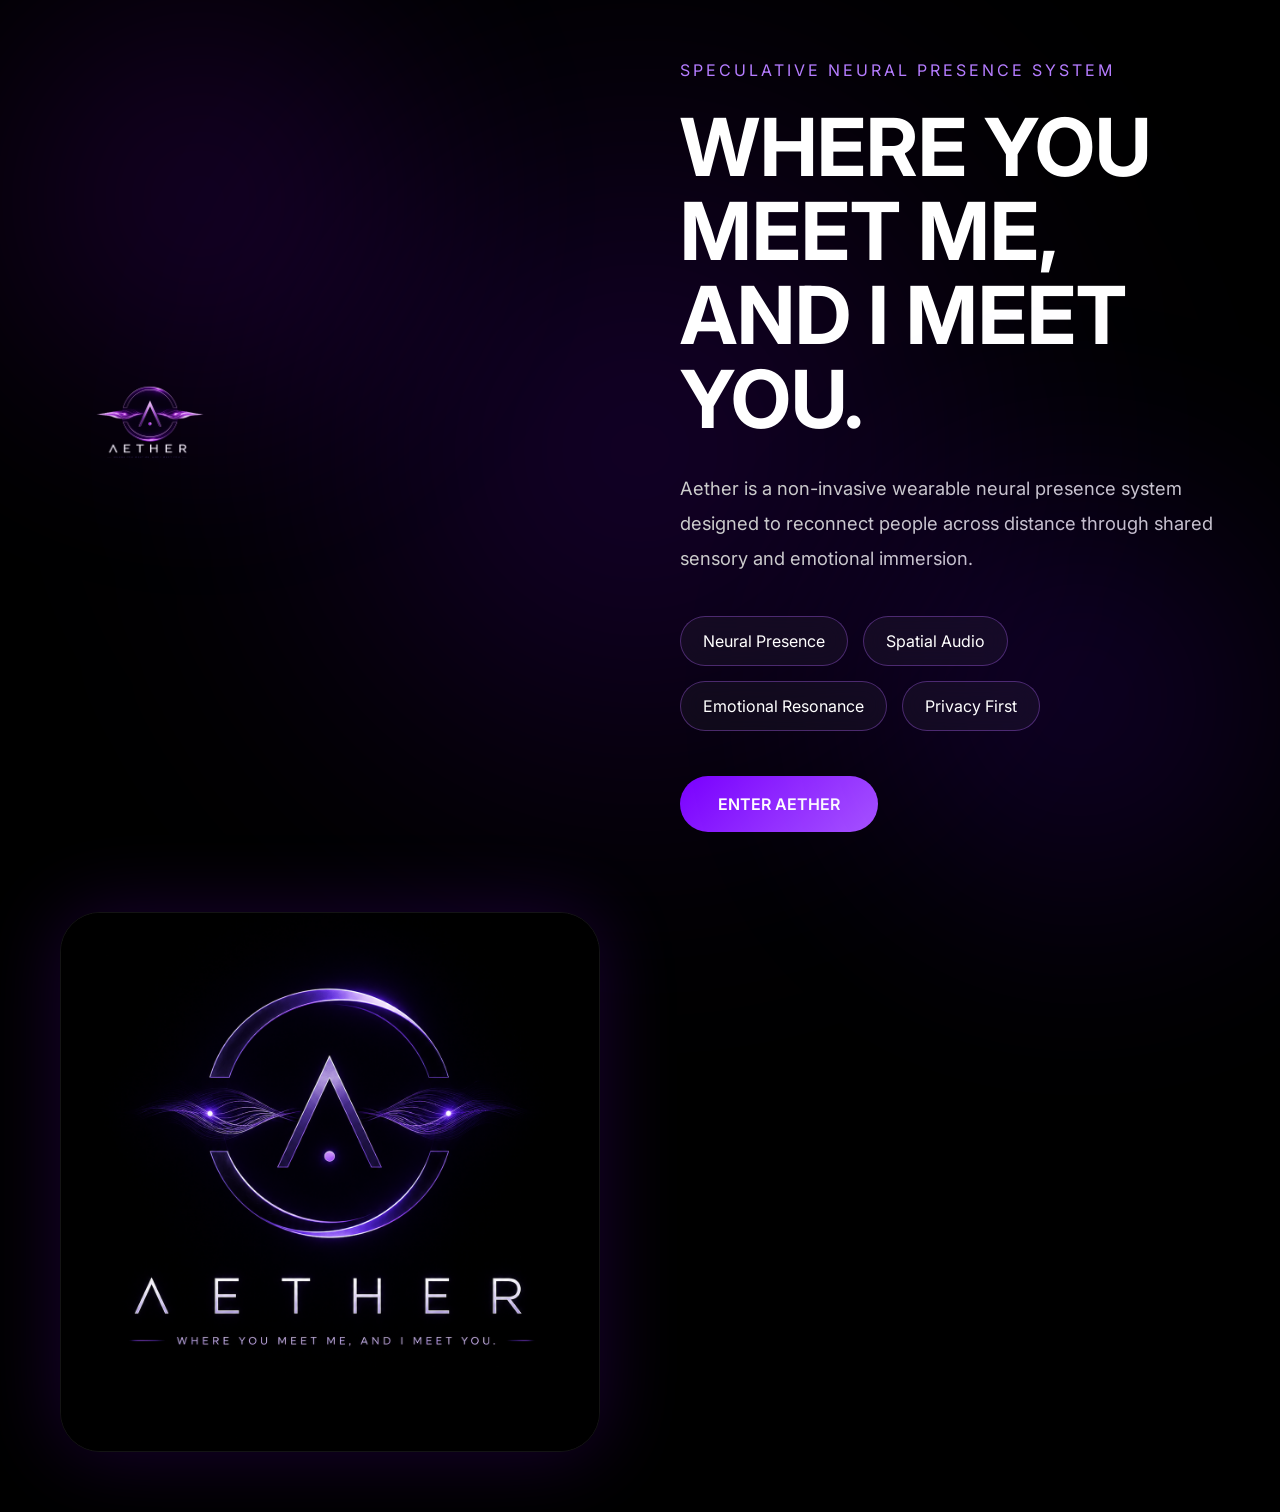
<file: index.html>
<!DOCTYPE html>
<html lang="en">
<head>
    <meta charset="UTF-8">
    <meta name="viewport" content="width=device-width, initial-scale=1.0">

    <title>AETHER</title>

    <!-- Main CSS -->
    <link rel="stylesheet" href="style.css">

    <!-- Google Font -->
    <link rel="preconnect" href="https://fonts.googleapis.com">
    <link rel="preconnect" href="https://fonts.gstatic.com" crossorigin>
    <link href="https://fonts.googleapis.com/css2?family=Inter:wght@300;400;500;600;700&display=swap" rel="stylesheet">
</head>
<body class="welcome-body">

    <!-- Animated Background -->
    <div class="animated-bg"></div>

    <!-- Floating Glow Effects -->
    <div class="glow glow-one"></div>
    <div class="glow glow-two"></div>

    <!-- Welcome Container -->
    <section class="welcome-container">

        <!-- Logo -->
        <img src="assets/Logo.jpeg" alt="Aether Logo" class="main-logo">

        <!-- Main Text -->
        <div class="hero-content">

            <p class="small-title">
                SPECULATIVE NEURAL PRESENCE SYSTEM
            </p>

            <h1>
                WHERE YOU MEET ME,<br>
                AND I MEET YOU.
            </h1>

            <p class="hero-description">
                Aether is a non-invasive wearable neural presence system designed
                to reconnect people across distance through shared sensory and
                emotional immersion.
            </p>

            <!-- Feature Pills -->
            <div class="hero-pills">
                <span>Neural Presence</span>
                <span>Spatial Audio</span>
                <span>Emotional Resonance</span>
                <span>Privacy First</span>
            </div>

            <!-- Enter Button -->
            <a href="home.html" class="enter-button">
                ENTER AETHER
            </a>

        </div>

        <!-- Hero Image -->
        <div class="hero-image-wrapper">
            <img src="assets/welcome.jpeg" alt="Aether Welcome" class="hero-image">
        </div>

    </section>

    <script src="script.js"></script>
</body>
</html>
</file>
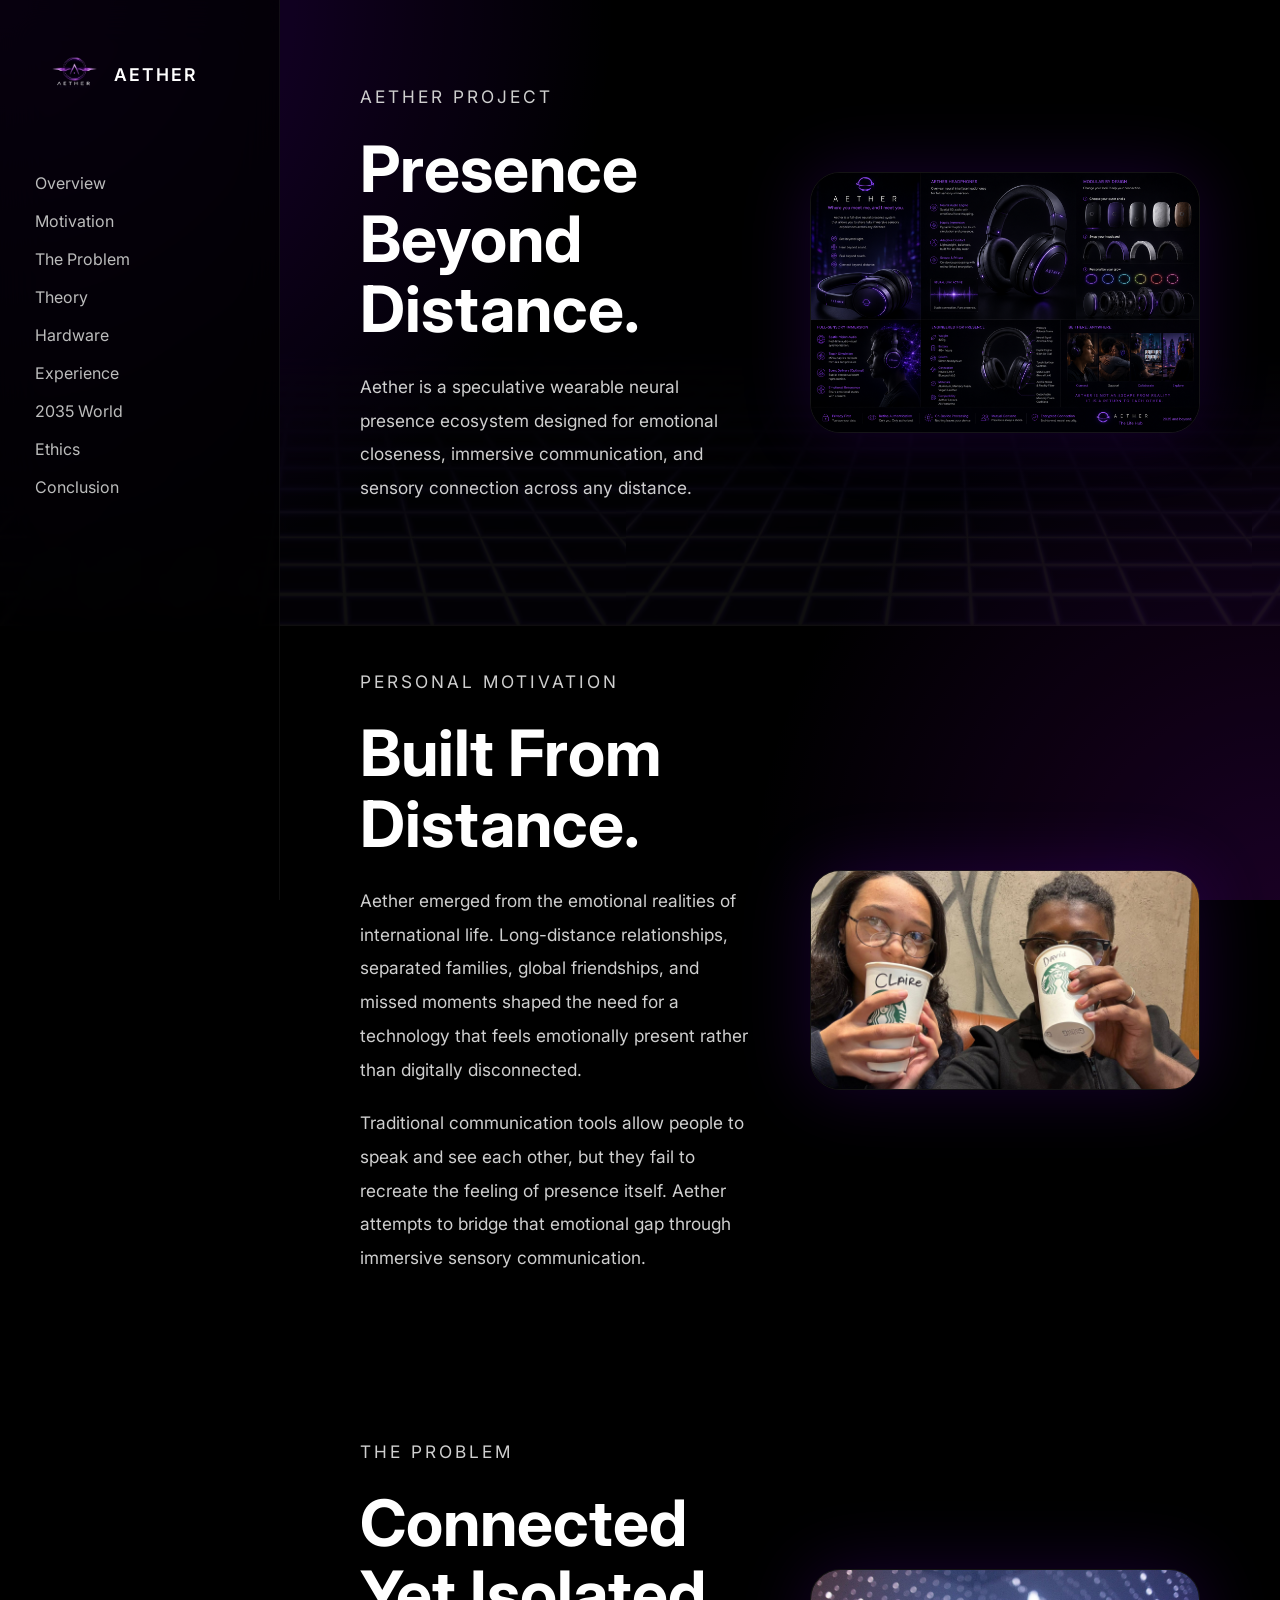
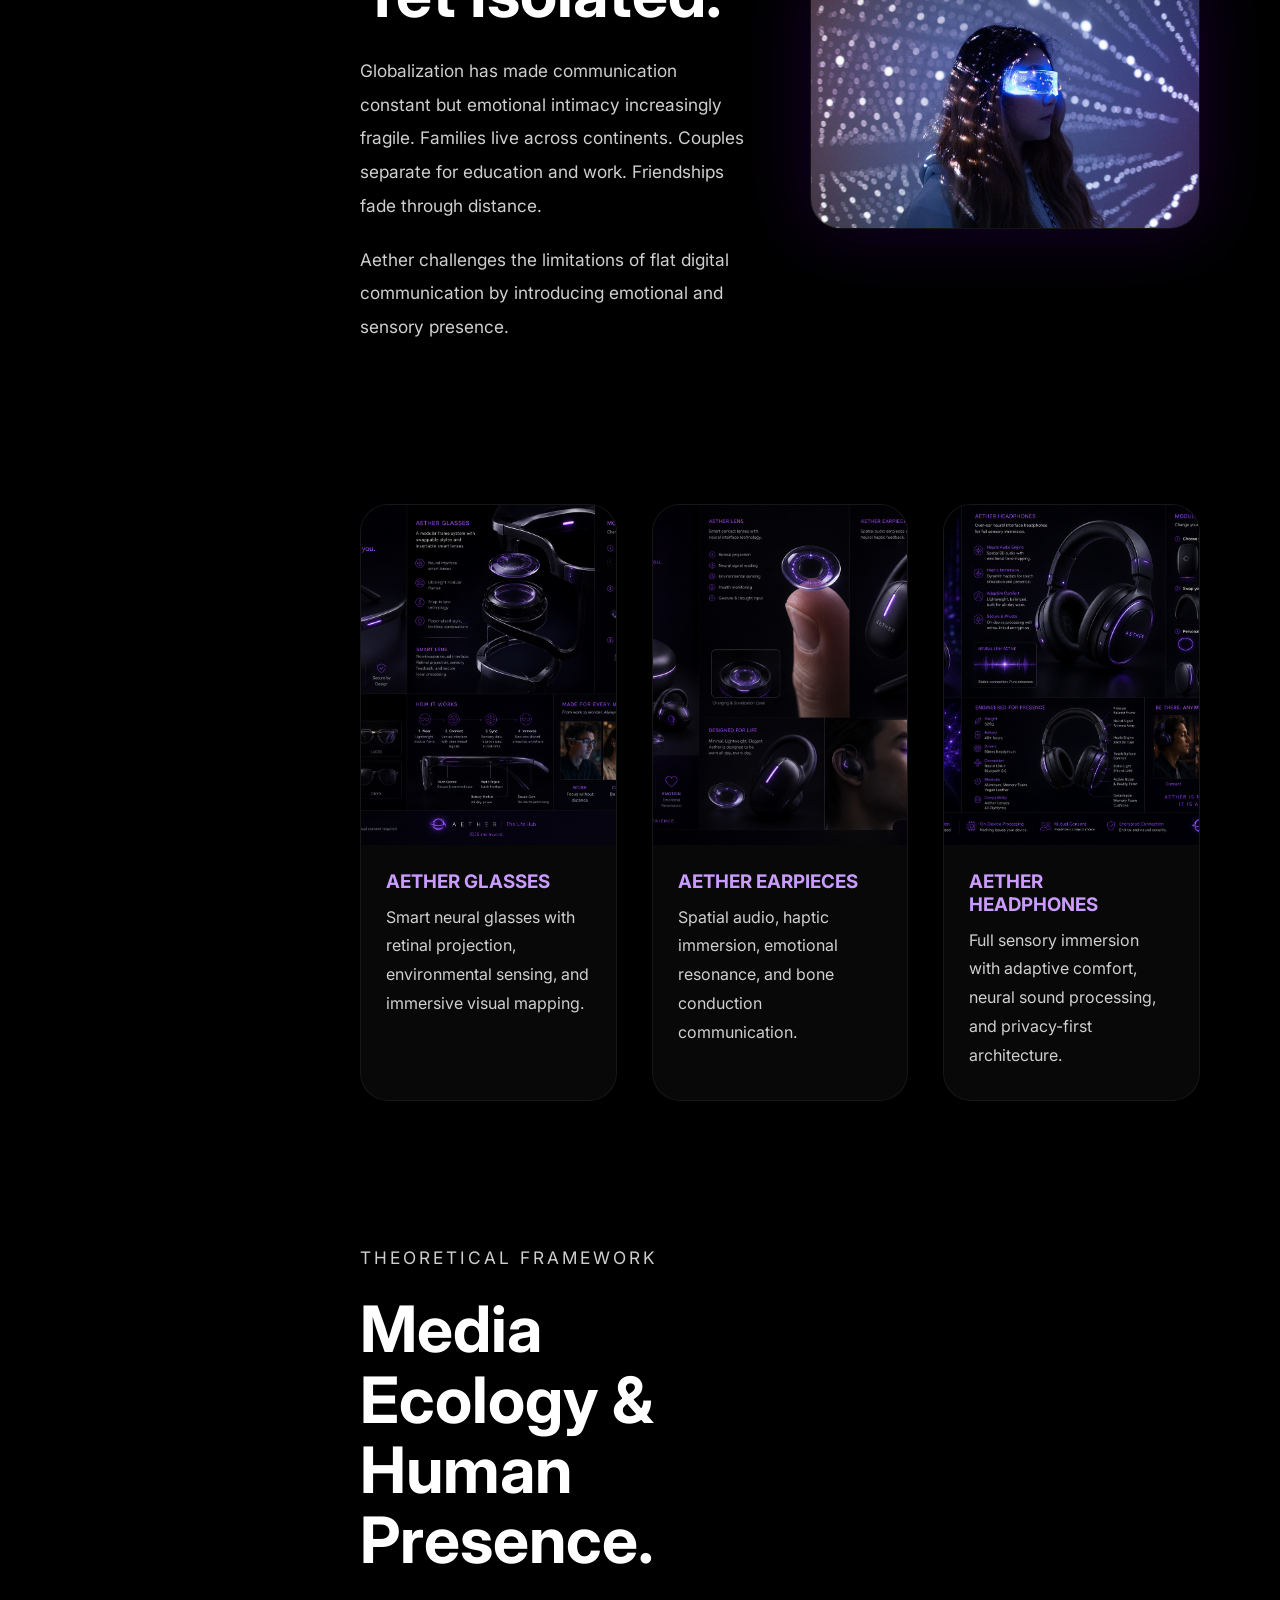
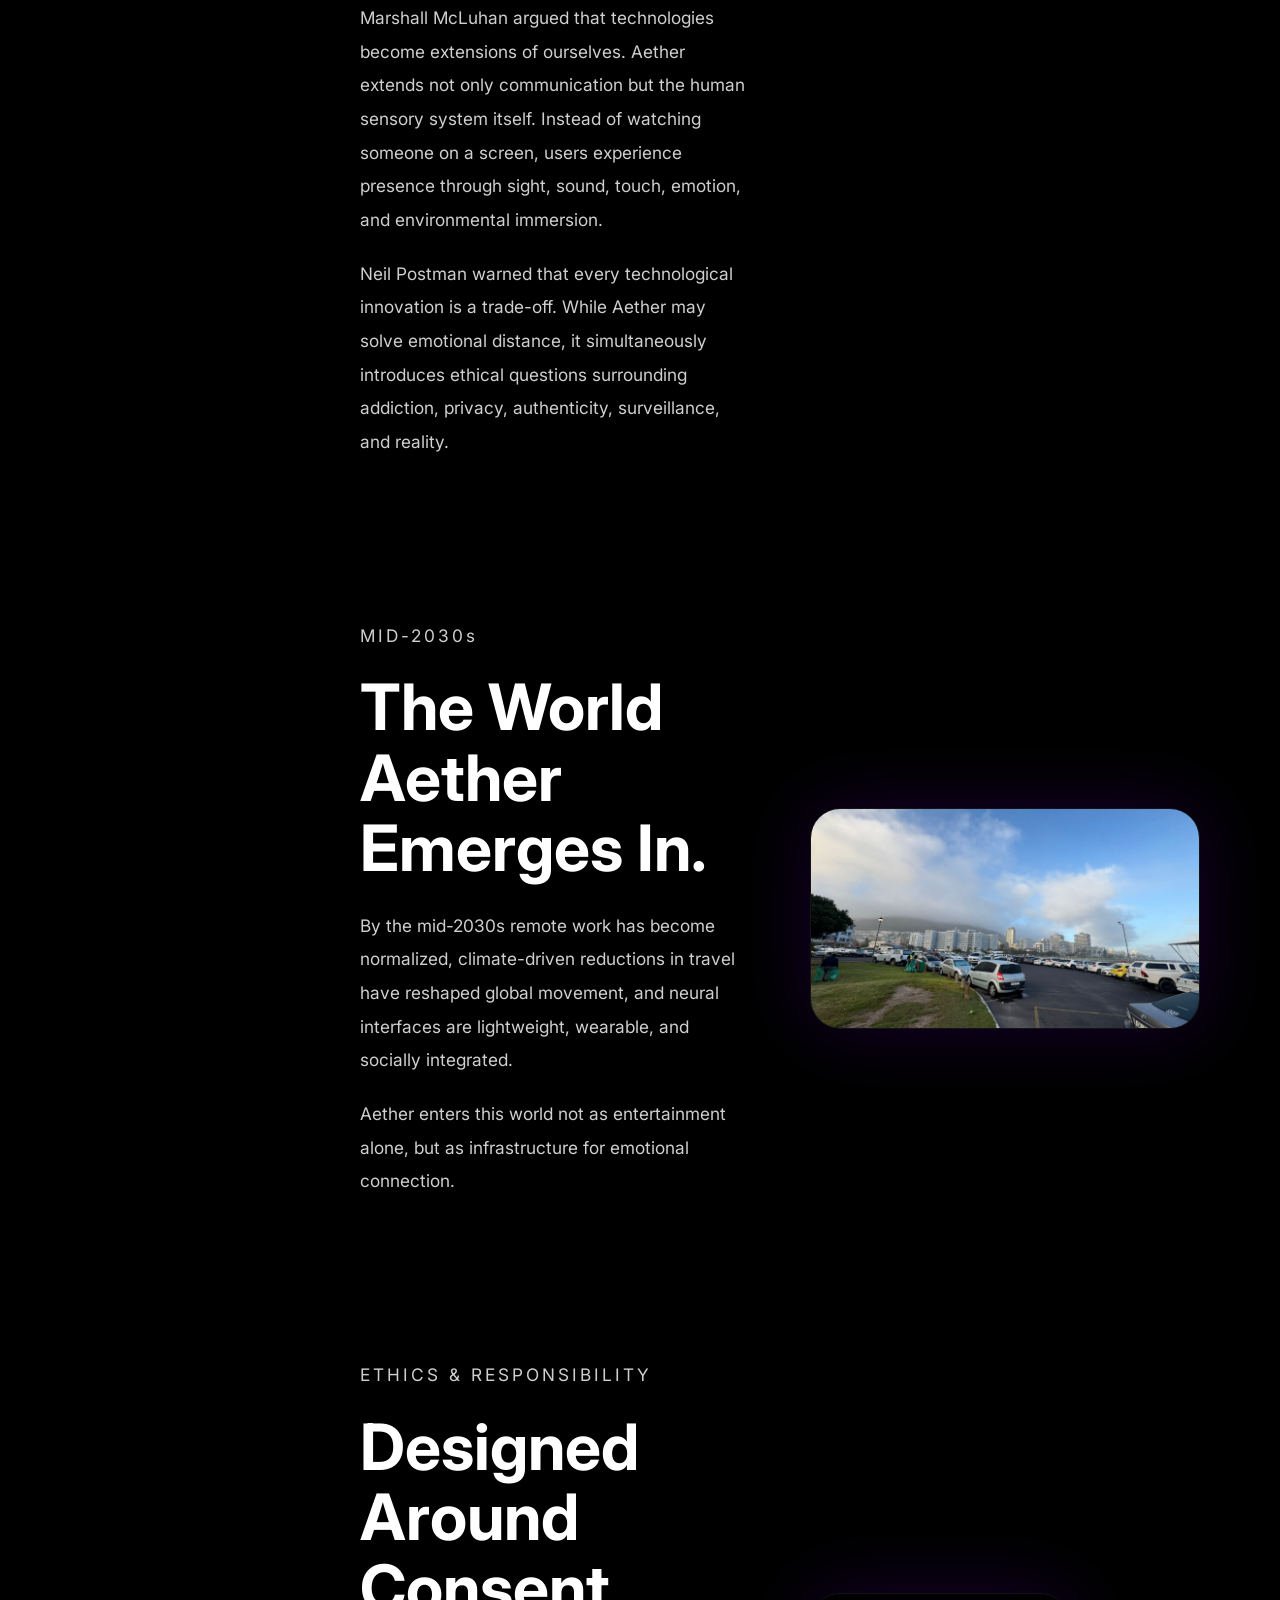
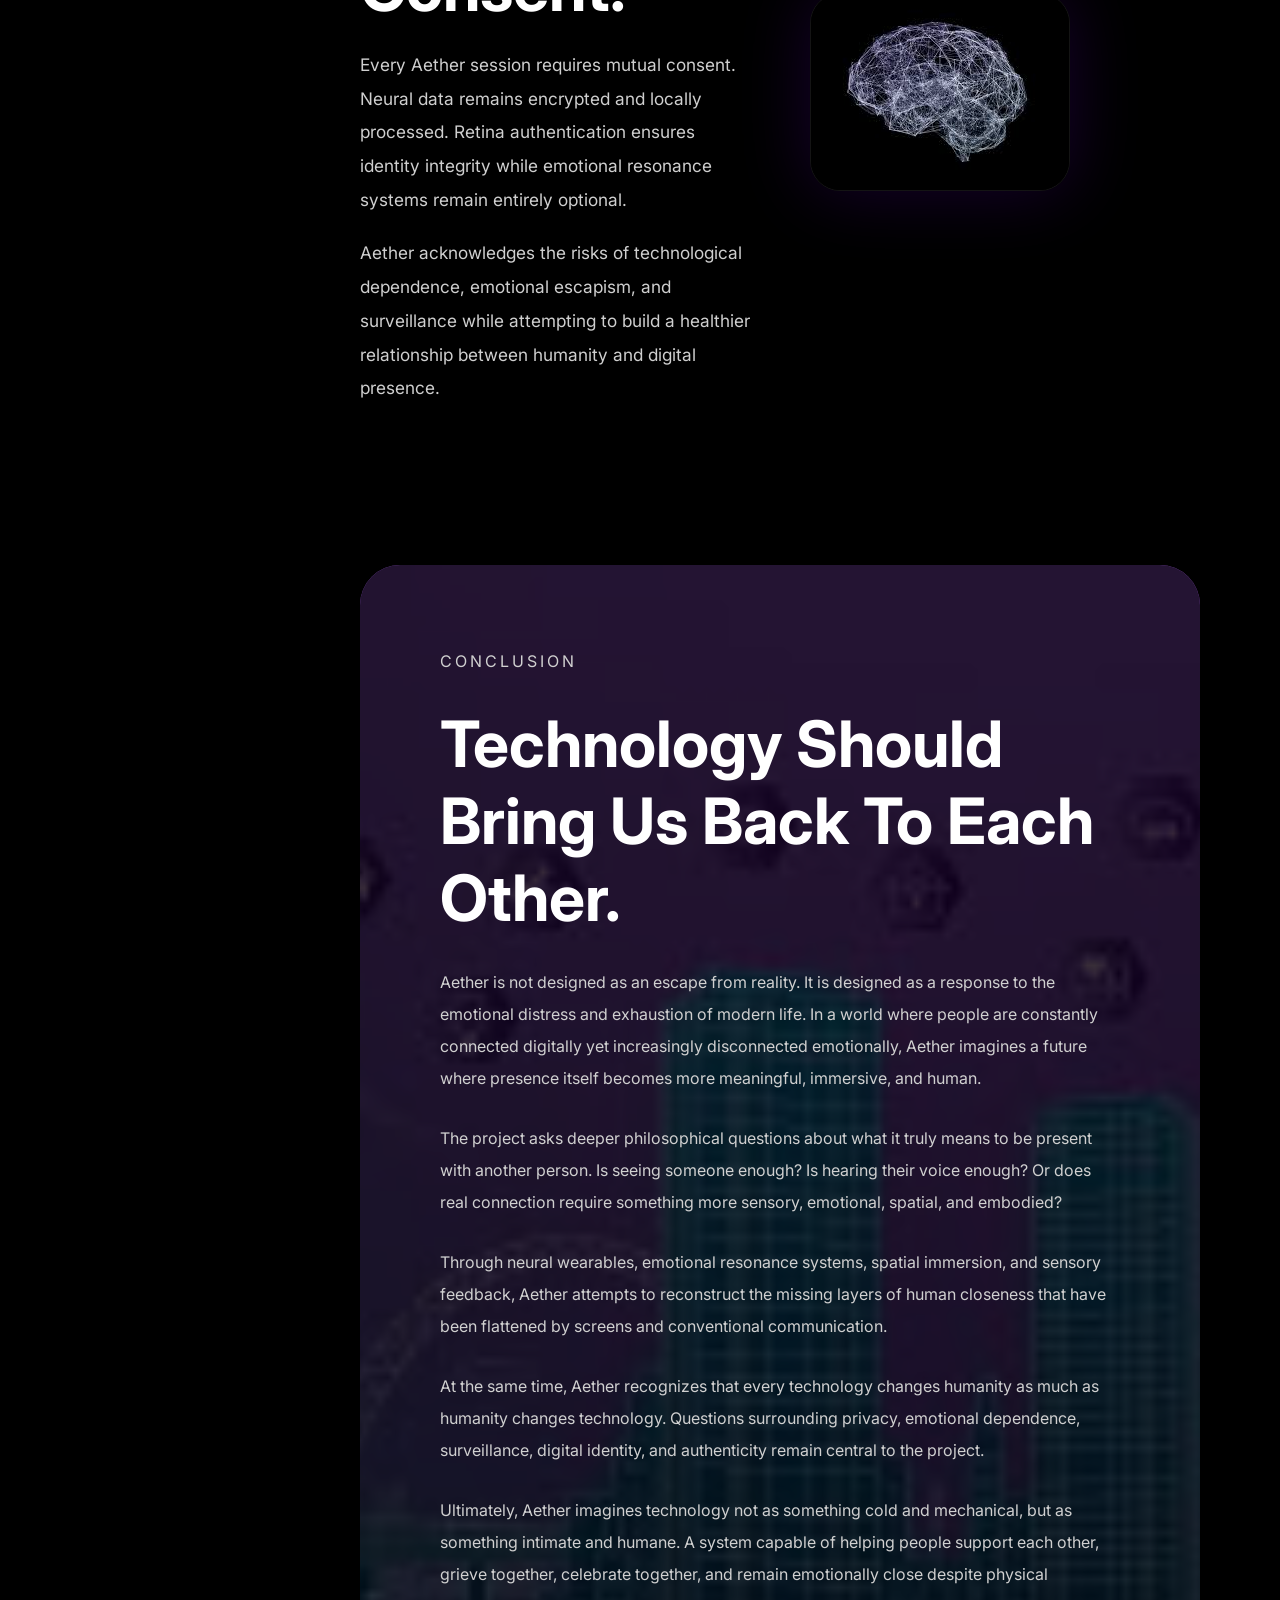
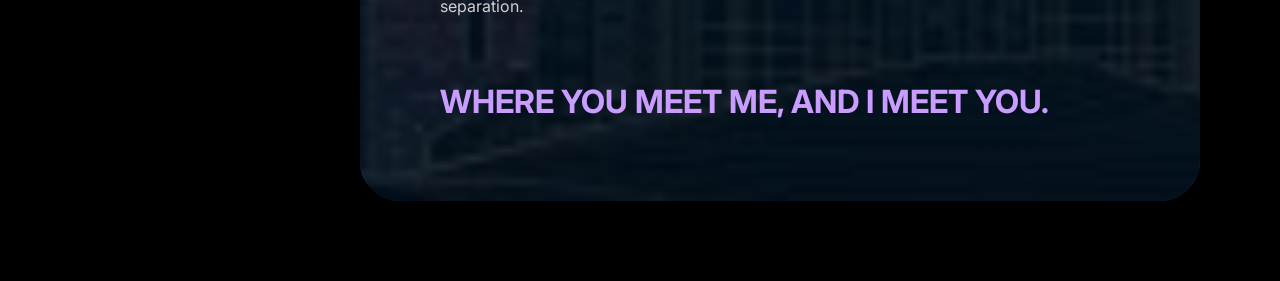
<file: home.html>
<!DOCTYPE html>
<html lang="en">
<head>
    <meta charset="UTF-8">
    <meta name="viewport" content="width=device-width, initial-scale=1.0">

    <title>AETHER HOME</title>

    <!-- CSS -->
    <link rel="stylesheet" href="style.css">

    <!-- Fonts -->
    <link rel="preconnect" href="https://fonts.googleapis.com">
    <link rel="preconnect" href="https://fonts.gstatic.com" crossorigin>
    <link href="https://fonts.googleapis.com/css2?family=Inter:wght@300;400;500;600;700&display=swap" rel="stylesheet">
</head>
<body>

    <!-- Background Layers -->
    <div class="background-overlay"></div>
    <div class="grid-overlay"></div>

    <!-- Sidebar Navigation -->
    <aside class="sidebar">

        <!-- Return Button -->
        <a href="index.html" class="return-home">
            <img src="assets/Logo.jpeg" alt="Logo">
            <span>AETHER</span>
        </a>

        <!-- Navigation -->
        <nav>
            <a href="#overview">Overview</a>
            <a href="#motivation">Motivation</a>
            <a href="#problem">The Problem</a>
            <a href="#framework">Theory</a>
            <a href="#hardware">Hardware</a>
            <a href="#experience">Experience</a>
            <a href="#future">2035 World</a>
            <a href="#ethics">Ethics</a>
            <a href="#conclusion">Conclusion</a>
        </nav>

    </aside>

    <!-- Main Content -->
    <main class="content">

        <!-- Hero Section -->
        <section class="hero-panel" id="overview">

            <div class="hero-text">
                <p class="section-label">AETHER PROJECT</p>

                <h1>
                    Presence Beyond Distance.
                </h1>

                <p>
                    Aether is a speculative wearable neural presence ecosystem
                    designed for emotional closeness, immersive communication,
                    and sensory connection across any distance.
                </p>
            </div>

            <div class="hero-visual">
                <img src="assets/headphones.jpeg" alt="Aether Headphones">
            </div>

        </section>

        <!-- Motivation -->
        <section class="glass-section" id="motivation">

            <div class="section-text">
                <p class="section-label">PERSONAL MOTIVATION</p>

                <h2>
                    Built From Distance.
                </h2>

                <p>
                    Aether emerged from the emotional realities of international
                    life. Long-distance relationships, separated families,
                    global friendships, and missed moments shaped the need for
                    a technology that feels emotionally present rather than
                    digitally disconnected.
                </p>

                <p>
                    Traditional communication tools allow people to speak and
                    see each other, but they fail to recreate the feeling of
                    presence itself. Aether attempts to bridge that emotional
                    gap through immersive sensory communication.
                </p>
            </div>

            <div class="section-image">
                <img src="assets/couple.jpeg" alt="Connection">
            </div>

        </section>

        <!-- Problem -->
        <section class="glass-section reverse" id="problem">

            <div class="section-image">
                <img src="assets/immersion.jpeg" alt="Immersion">
            </div>

            <div class="section-text">
                <p class="section-label">THE PROBLEM</p>

                <h2>
                    Connected Yet Isolated.
                </h2>

                <p>
                    Globalization has made communication constant but emotional
                    intimacy increasingly fragile. Families live across
                    continents. Couples separate for education and work.
                    Friendships fade through distance.
                </p>

                <p>
                    Aether challenges the limitations of flat digital
                    communication by introducing emotional and sensory presence.
                </p>
            </div>

        </section>

        <!-- Hardware -->
        <section class="hardware-grid" id="hardware">

            <div class="hardware-card">
                <img src="assets/glasses.jpeg" alt="Aether Glasses">

                <h3>AETHER GLASSES</h3>

                <p>
                    Smart neural glasses with retinal projection,
                    environmental sensing, and immersive visual mapping.
                </p>
            </div>

            <div class="hardware-card">
                <img src="assets/earphones.jpeg" alt="Aether Earphones">

                <h3>AETHER EARPIECES</h3>

                <p>
                    Spatial audio, haptic immersion, emotional resonance,
                    and bone conduction communication.
                </p>
            </div>

            <div class="hardware-card">
                <img src="assets/headphones.jpeg" alt="Aether Headphones">

                <h3>AETHER HEADPHONES</h3>

                <p>
                    Full sensory immersion with adaptive comfort,
                    neural sound processing, and privacy-first architecture.
                </p>
            </div>

        </section>

        <!-- Theory -->
        <section class="glass-section" id="framework">

            <div class="section-text full-width">

                <p class="section-label">THEORETICAL FRAMEWORK</p>

                <h2>
                    Media Ecology & Human Presence.
                </h2>

                <p>
                    Marshall McLuhan argued that technologies become extensions
                    of ourselves. Aether extends not only communication but the
                    human sensory system itself. Instead of watching someone on
                    a screen, users experience presence through sight, sound,
                    touch, emotion, and environmental immersion.
                </p>

                <p>
                    Neil Postman warned that every technological innovation is a
                    trade-off. While Aether may solve emotional distance, it
                    simultaneously introduces ethical questions surrounding
                    addiction, privacy, authenticity, surveillance, and reality.
                </p>

            </div>

        </section>

        <!-- Future -->
        <section class="glass-section reverse" id="future">

            <div class="section-image">
                <img src="assets/city.jpeg" alt="Future City">
            </div>

            <div class="section-text">

                <p class="section-label">MID-2030s</p>

                <h2>
                    The World Aether Emerges In.
                </h2>

                <p>
                    By the mid-2030s remote work has become normalized,
                    climate-driven reductions in travel have reshaped global
                    movement, and neural interfaces are lightweight,
                    wearable, and socially integrated.
                </p>

                <p>
                    Aether enters this world not as entertainment alone,
                    but as infrastructure for emotional connection.
                </p>

            </div>

        </section>

        <!-- Ethics -->
        <section class="glass-section" id="ethics">

            <div class="section-text">

                <p class="section-label">ETHICS & RESPONSIBILITY</p>

                <h2>
                    Designed Around Consent.
                </h2>

                <p>
                    Every Aether session requires mutual consent.
                    Neural data remains encrypted and locally processed.
                    Retina authentication ensures identity integrity while
                    emotional resonance systems remain entirely optional.
                </p>

                <p>
                    Aether acknowledges the risks of technological dependence,
                    emotional escapism, and surveillance while attempting to
                    build a healthier relationship between humanity and digital
                    presence.
                </p>

            </div>

            <div class="section-image">
                <img src="assets/neural.jpeg" alt="Neural Link">
            </div>

        </section>

        <!-- Conclusion -->
        <section class="conclusion-section" id="conclusion">

            <img src="assets/future.jpeg" alt="Future" class="conclusion-image">

            <div class="conclusion-overlay"></div>

            <div class="conclusion-content">

                <p class="section-label">CONCLUSION</p>

                <h2>
                    Technology Should Bring Us Back To Each Other.
                </h2>

                <p>
                    Aether is not designed as an escape from reality.
                    It is designed as a response to the emotional distress and exhaustion
                    of modern life. In a world where people are constantly
                    connected digitally yet increasingly disconnected emotionally,
                    Aether imagines a future where presence itself becomes more
                    meaningful, immersive, and human.
                </p>

                <p>
                    The project asks deeper philosophical questions about what
                    it truly means to be present with another person. Is seeing
                    someone enough? Is hearing their voice enough? Or does real
                    connection require something more sensory, emotional,
                    spatial, and embodied?
                </p>

                <p>
                    Through neural wearables, emotional resonance systems,
                    spatial immersion, and sensory feedback, Aether attempts to
                    reconstruct the missing layers of human closeness that have
                    been flattened by screens and conventional communication.
                </p>

                <p>
                    At the same time, Aether recognizes that every technology
                    changes humanity as much as humanity changes technology.
                    Questions surrounding privacy, emotional dependence,
                    surveillance, digital identity, and authenticity remain
                    central to the project.
                </p>

                <p>
                    Ultimately, Aether imagines technology not as something
                    cold and mechanical, but as something intimate and humane.
                    A system capable of helping people support each other,
                    grieve together, celebrate together, and remain emotionally
                    close despite physical separation.
                </p>

                <h3>
                    WHERE YOU MEET ME, AND I MEET YOU.
                </h3>

            </div>

        </section>

    </main>

    <script src="script.js"></script>
</body>
</html>
</file>
<file: style.css>
* {
    margin: 0;
    padding: 0;
    box-sizing: border-box;
}

html {
    scroll-behavior: smooth;
}

body {
    background: #000000;
    color: white;
    font-family: 'Inter', sans-serif;
    overflow-x: hidden;
}

img {
    max-width: 100%;
    display: block;
}

/* ========================================
   BACKGROUND EFFECTS
======================================== */

.background-overlay {
    position: fixed;
    inset: 0;
    background:
        radial-gradient(circle at top left, rgba(128,0,255,0.25), transparent 40%),
        radial-gradient(circle at bottom right, rgba(180,0,255,0.15), transparent 35%),
        #000;
    z-index: -3;
}

.grid-overlay {
    position: fixed;
    inset: 0;
    background-image: url('./assets/glow-grid.png');
    opacity: 0.06;
    z-index: -2;
}

.animated-bg {
    position: fixed;
    inset: 0;
    background: radial-gradient(circle, rgba(120,0,255,0.2), transparent 60%);
    filter: blur(120px);
    z-index: -2;
}

.glow {
    position: fixed;
    width: 400px;
    height: 400px;
    border-radius: 50%;
    filter: blur(120px);
    opacity: 0.15;
}

.glow-one {
    top: 0;
    left: 0;
    background: #8f00ff;
}

.glow-two {
    bottom: 0;
    right: 0;
    background: #6a00ff;
}

/* ========================================
   WELCOME PAGE
======================================== */

.welcome-body {
    min-height: 100vh;
    display: flex;
    align-items: center;
    justify-content: center;
    padding: 60px;
}

.welcome-container {
    width: 100%;
    max-width: 1500px;
    display: grid;
    grid-template-columns: 1fr 1fr;
    gap: 80px;
    align-items: center;
}

.main-logo {
    width: 180px;
    margin-bottom: 40px;
}

.small-title {
    color: #b57cff;
    letter-spacing: 3px;
    margin-bottom: 25px;
}

.hero-content h1 {
    font-size: 5rem;
    line-height: 1.05;
    margin-bottom: 30px;
}

.hero-description {
    max-width: 650px;
    color: #cccccc;
    line-height: 1.9;
    font-size: 1.15rem;
}

.hero-pills {
    display: flex;
    flex-wrap: wrap;
    gap: 15px;
    margin-top: 40px;
}

.hero-pills span {
    border: 1px solid rgba(180,100,255,0.35);
    padding: 14px 22px;
    border-radius: 999px;
    background: rgba(255,255,255,0.04);
    backdrop-filter: blur(12px);
}

.enter-button {
    display: inline-block;
    margin-top: 45px;
    padding: 18px 38px;
    background: linear-gradient(135deg,#7a00ff,#a855ff);
    color: white;
    text-decoration: none;
    border-radius: 999px;
    font-weight: 600;
    transition: 0.3s ease;
}

.enter-button:hover {
    transform: translateY(-4px);
    box-shadow: 0 0 40px rgba(140,0,255,0.5);
}

.hero-image {
    border-radius: 40px;
    border: 1px solid rgba(255,255,255,0.08);
    box-shadow: 0 0 80px rgba(128,0,255,0.2);
}

/* ========================================
   SIDEBAR
======================================== */

.sidebar {
    position: fixed;
    left: 0;
    top: 0;
    width: 280px;
    height: 100vh;
    padding: 35px;
    border-right: 1px solid rgba(255,255,255,0.06);
    background: rgba(0,0,0,0.75);
    backdrop-filter: blur(20px);
    z-index: 100;
}

.return-home {
    display: flex;
    align-items: center;
    gap: 15px;
    text-decoration: none;
    margin-bottom: 60px;
    padding: 14px;
    border-radius: 18px;
    transition: 0.3s ease;
}

.return-home:hover {
    background: rgba(255,255,255,0.05);
}

.return-home img {
    width: 50px;
    height: 50px;
    object-fit: cover;
    border-radius: 12px;
}

.return-home span {
    color: white;
    font-size: 1.1rem;
    font-weight: 600;
    letter-spacing: 2px;
}

.sidebar nav {
    display: flex;
    flex-direction: column;
    gap: 18px;
}

.sidebar nav a {
    color: #bcbcbc;
    text-decoration: none;
    transition: 0.3s ease;
}

.sidebar nav a:hover {
    color: #b46cff;
    transform: translateX(8px);
}

/* ========================================
   MAIN CONTENT
======================================== */

.content {
    margin-left: 280px;
    padding: 80px;
}

.hero-panel,
.glass-section {
    display: grid;
    grid-template-columns: 1fr 1fr;
    gap: 60px;
    align-items: center;
    margin-bottom: 140px;
}

.reverse {
    direction: rtl;
}

.reverse * {
    direction: ltr;
}

.section-label {
    color: #ae6bff;
    letter-spacing: 3px;
    margin-bottom: 18px;
}

.hero-text h1,
.section-text h2 {
    font-size: 4rem;
    line-height: 1.1;
    margin-bottom: 25px;
}

.section-text p,
.hero-text p {
    color: #cfcfcf;
    line-height: 1.95;
    font-size: 1.08rem;
    margin-bottom: 20px;
}

.hero-visual img,
.section-image img {
    border-radius: 30px;
    border: 1px solid rgba(255,255,255,0.08);
    box-shadow: 0 0 70px rgba(128,0,255,0.18);
}

/* ========================================
   HARDWARE GRID
======================================== */

.hardware-grid {
    display: grid;
    grid-template-columns: repeat(3,1fr);
    gap: 35px;
    margin-bottom: 140px;
}

.hardware-card {
    background: rgba(255,255,255,0.03);
    border: 1px solid rgba(255,255,255,0.06);
    backdrop-filter: blur(18px);
    border-radius: 28px;
    overflow: hidden;
    transition: 0.4s ease;
}

.hardware-card:hover {
    transform: translateY(-10px);
    box-shadow: 0 0 60px rgba(140,0,255,0.18);
}

.hardware-card img {
    width: 100%;
    height: 340px;
    object-fit: cover;
}

.hardware-card h3 {
    padding: 25px 25px 10px;
    color: #cb9cff;
}

.hardware-card p {
    padding: 0 25px 30px;
    color: #cfcfcf;
    line-height: 1.8;
}

/* ========================================
   CONCLUSION
======================================== */

.conclusion-section {
    position: relative;
    min-height: 100vh;
    border-radius: 40px;
    overflow: hidden;
    display: flex;
    align-items: center;
    justify-content: center;
}

.conclusion-image {
    position: absolute;
    inset: 0;
    width: 100%;
    height: 100%;
    object-fit: cover;
}

.conclusion-overlay {
    position: absolute;
    inset: 0;
    background: rgba(0,0,0,0.78);
}

.conclusion-content {
    position: relative;
    max-width: 1000px;
    z-index: 5;
    padding: 80px;
}

.conclusion-content h2 {
    font-size: 4rem;
    margin-bottom: 30px;
}

.conclusion-content p {
    color: #d0d0d0;
    line-height: 2;
    margin-bottom: 28px;
}

.conclusion-content h3 {
    margin-top: 60px;
    font-size: 2rem;
    color: #cb9cff;
}

/* ========================================
   RESPONSIVE
======================================== */

@media(max-width:1200px) {

    .sidebar {
        display: none;
    }

    .content {
        margin-left: 0;
        padding: 40px;
    }

    .welcome-container,
    .hero-panel,
    .glass-section,
    .hardware-grid {
        grid-template-columns: 1fr;
    }

    .hero-content h1,
    .hero-text h1,
    .section-text h2,
    .conclusion-content h2 {
        font-size: 3rem;
    }
}
</file>
